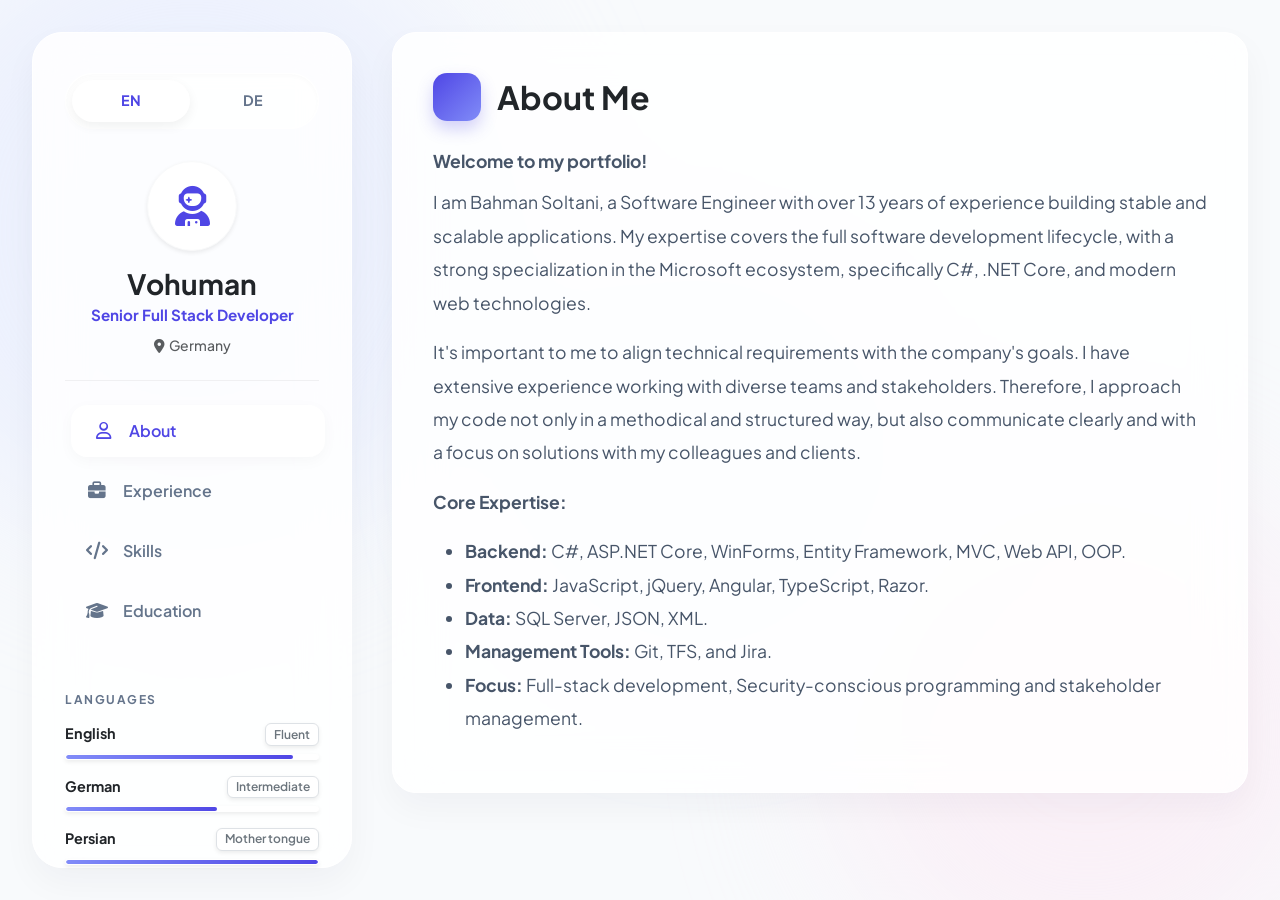
<file: bahman.html>
<!DOCTYPE html>

<html lang="en">

<head>

<meta charset="UTF-8">

<meta name="viewport" content="width=device-width, initial-scale=1.0">

<title>Professional Profile</title>


<!-- Premium Fonts: Plus Jakarta Sans -->

<link rel="preconnect" href="https://fonts.googleapis.com">

<link rel="preconnect" href="https://fonts.gstatic.com" crossorigin>

<link href="https://fonts.googleapis.com/css2?family=Plus+Jakarta+Sans:wght@300;400;500;600;700;800&display=swap" rel="stylesheet">


<!-- Bootstrap 5 CSS -->

<link href="https://cdn.jsdelivr.net/npm/bootstrap@5.3.2/dist/css/bootstrap.min.css" rel="stylesheet">


<!-- FontAwesome -->

<link rel="stylesheet" href="https://cdnjs.cloudflare.com/ajax/libs/font-awesome/6.4.2/css/all.min.css">


<style>

/* --- Core Variables & Aesthetics --- */

:root {

--primary-color: #4f46e5; /* Indigo */

--primary-light: #e0e7ff;

--secondary-color: #0f172a; /* Slate 900 */

--text-muted: #64748b;

--glass-bg: rgba(255, 255, 255, 0.85); /* Highly readable glass */

--glass-border: rgba(255, 255, 255, 1);

--glass-shadow: 0 15px 35px rgba(15, 23, 42, 0.04);

}



body {

font-family: 'Plus Jakarta Sans', sans-serif;

background-color: #f8fafc;

color: var(--secondary-color);

min-height: 100vh;

overflow-x: hidden;

position: relative;

}



/* --- Ambient Animated Background Orbs --- */

.bg-orbs {

position: fixed;

top: 0; left: 0; width: 100vw; height: 100vh;

z-index: -1;

overflow: hidden;

background: #f8fafc;

}

.orb {

position: absolute;

border-radius: 50%;

filter: blur(80px);

opacity: 0.5;

animation: float 20s infinite ease-in-out alternate;

}

.orb-1 { width: 50vw; height: 50vw; background: #e0e7ff; top: -10%; left: -10%; }

.orb-2 { width: 40vw; height: 40vw; background: #fce7f3; bottom: -10%; right: -5%; animation-delay: -5s; }

.orb-3 { width: 30vw; height: 30vw; background: #dbeafe; top: 30%; left: 40%; animation-delay: -10s; opacity: 0.4; }


@keyframes float {

0% { transform: translate(0, 0) scale(1); }

50% { transform: translate(30px, -50px) scale(1.1); }

100% { transform: translate(-40px, 20px) scale(0.9); }

}



/* --- Floating Layout --- */

.app-container {

max-width: 1400px;

margin: 0 auto;

padding: 2rem;

display: flex;

gap: 2.5rem;

position: relative;

z-index: 1;

}



/* --- Glass Sidebar --- */

.glass-sidebar {

width: 320px;

flex-shrink: 0;

background: var(--glass-bg);

backdrop-filter: blur(24px);

-webkit-backdrop-filter: blur(24px);

border: 1px solid var(--glass-border);

border-radius: 30px;

box-shadow: var(--glass-shadow);

padding: 2.5rem 2rem;

height: calc(100vh - 4rem);

position: sticky;

top: 2rem;

display: flex;

flex-direction: column;

transition: transform 0.4s cubic-bezier(0.165, 0.84, 0.44, 1);

}



.main-content {

flex-grow: 1;

min-width: 0;

padding-bottom: 2rem;

}



/* --- Premium Cards --- */

.premium-card {

background: var(--glass-bg);

backdrop-filter: blur(24px);

-webkit-backdrop-filter: blur(24px);

border: 1px solid var(--glass-border);

border-radius: 24px;

box-shadow: var(--glass-shadow);

padding: 2.5rem;

transition: all 0.4s cubic-bezier(0.165, 0.84, 0.44, 1);

}



.premium-card:hover {

transform: translateY(-5px);

box-shadow: 0 20px 40px rgba(15, 23, 42, 0.08);

background: #ffffff;

}



/* --- Icon Boxes --- */

.icon-box {

width: 48px; height: 48px;

border-radius: 14px;

display: inline-flex;

align-items: center;

justify-content: center;

font-size: 1.25rem;

background: linear-gradient(135deg, var(--primary-color), #818cf8);

color: white;

box-shadow: 0 8px 16px rgba(79, 70, 229, 0.25);

}


.icon-box.secondary {

background: linear-gradient(135deg, #f59e0b, #fbbf24);

box-shadow: 0 8px 16px rgba(245, 158, 11, 0.25);

}


.icon-box.tertiary {

background: linear-gradient(135deg, #10b981, #34d399);

box-shadow: 0 8px 16px rgba(16, 185, 129, 0.25);

}



/* --- Navigation Styles --- */

.nav-link {

color: var(--text-muted);

border-radius: 16px;

margin-bottom: 0.5rem;

transition: all 0.3s ease;

font-weight: 600;

display: flex;

align-items: center;

gap: 14px;

padding: 14px 20px;

}



.nav-link:hover, .nav-link.active {

background: white;

color: var(--primary-color);

box-shadow: 0 4px 15px rgba(0,0,0,0.03);

transform: translateX(6px);

}



.nav-link i {

font-size: 1.1rem;

width: 24px;

text-align: center;

}



/* --- Clickable Certificates & Uni Links --- */

.interactive-card {

background: rgba(255, 255, 255, 0.6);

border: 1px solid rgba(255, 255, 255, 1);

border-radius: 16px;

transition: all 0.3s ease;

display: block;

text-decoration: none !important;

color: inherit;

}


a.interactive-card:hover {

background: white;

transform: translateY(-3px);

box-shadow: 0 10px 25px rgba(0,0,0,0.06);

border-color: var(--primary-light);

}



.link-indicator {

opacity: 0;

transform: translateX(-10px);

transition: all 0.3s ease;

}


a.interactive-card:hover .link-indicator {

opacity: 1;

transform: translateX(0);

}



/* --- Modern Timeline --- */

.modern-timeline {

position: relative;

padding-left: 2.5rem;

margin-left: 1rem;

}


.modern-timeline::before {

content: '';

position: absolute;

left: 0; top: 10px; bottom: 0;

width: 2px;

background: repeating-linear-gradient(to bottom, var(--primary-light) 0, var(--primary-light) 6px, transparent 6px, transparent 12px);

}



.timeline-item {

position: relative;

margin-bottom: 3rem;

}


.timeline-item:last-child { margin-bottom: 0; }


.timeline-item::before {

content: '';

position: absolute;

left: -2.85rem; top: 0.5rem;

width: 14px; height: 14px;

background: white;

border: 3px solid var(--primary-color);

border-radius: 50%;

box-shadow: 0 0 0 4px var(--primary-light);

z-index: 2;

}


.timeline-item.first::before {

background: var(--primary-color);

box-shadow: 0 0 0 4px rgba(79, 70, 229, 0.2);

}



/* --- Segmented Language Switcher --- */

.lang-switcher {

background: rgba(255,255,255,0.7);

border: 1px solid rgba(255,255,255,1);

border-radius: 40px;

padding: 6px;

display: flex;

gap: 4px;

margin-bottom: 2rem;

box-shadow: inset 0 2px 5px rgba(0,0,0,0.02);

}

.lang-btn {

flex: 1;

border: none;

background: transparent;

padding: 10px 15px;

border-radius: 30px;

font-size: 0.9rem;

font-weight: 700;

color: var(--text-muted);

transition: all 0.3s;

}

.lang-btn.active {

background: white;

color: var(--primary-color);

box-shadow: 0 4px 12px rgba(0,0,0,0.06);

}



/* --- Skill Badges --- */

.skill-badge {

background: white;

border: 1px solid var(--primary-light);

color: var(--secondary-color);

font-weight: 600;

padding: 8px 16px;

border-radius: 20px;

font-size: 0.85rem;

box-shadow: 0 2px 6px rgba(0,0,0,0.02);

transition: all 0.2s;

}

.skill-badge:hover {

border-color: var(--primary-color);

color: var(--primary-color);

transform: translateY(-2px);

}



/* --- Animations --- */

.fadein {

animation: fadeUp 0.7s cubic-bezier(0.165, 0.84, 0.44, 1) forwards;

}


@keyframes fadeUp {

0% { opacity: 0; transform: translateY(30px); }

100% { opacity: 1; transform: translateY(0); }

}



/* --- Loading Screen --- */

#loading {

position: fixed;

top: 0; left: 0; width: 100%; height: 100%;

background: rgba(248, 250, 252, 0.9);

backdrop-filter: blur(12px);

z-index: 9999;

display: flex;

justify-content: center;

align-items: center;

flex-direction: column;

}

.loader {

width: 50px; height: 50px;

border: 4px solid var(--primary-light);

border-bottom-color: var(--primary-color);

border-radius: 50%;

animation: rotation 1s linear infinite;

}

@keyframes rotation { 0% { transform: rotate(0deg); } 100% { transform: rotate(360deg); } }



/* --- Mobile Overlay (Hidden strictly on desktop) --- */

.sidebar-overlay {

display: none;

position: fixed;

top: 0; left: 0; right: 0; bottom: 0;

background: rgba(0,0,0,0.3);

backdrop-filter: blur(5px);

z-index: 998;

}



/* --- Mobile Responsiveness --- */

.mobile-toggle {

display: none;

position: fixed;

bottom: 20px;

right: 20px;

z-index: 1000;

background: var(--primary-color);

color: white;

border: none;

width: 60px;

height: 60px;

border-radius: 50%;

box-shadow: 0 10px 20px rgba(79, 70, 229, 0.4);

font-size: 1.5rem;

transition: 0.3s;

}



@media (max-width: 992px) {

.app-container {

flex-direction: column;

padding: 1rem;

}

.glass-sidebar {

position: fixed;

top: 0; left: 0;

width: 300px;

height: 100vh;

border-radius: 0;

transform: translateX(-110%);

z-index: 999;

}

.glass-sidebar.sidebar-open {

transform: translateX(0);

}

.main-content {

padding-bottom: 6rem;

}

.mobile-toggle {

display: flex;

align-items: center;

justify-content: center;

}

.sidebar-overlay.show {

display: block;

}

}

</style>

</head>

<body>



<!-- Ambient Background -->

<div class="bg-orbs">

<div class="orb orb-1"></div>

<div class="orb orb-2"></div>

<div class="orb orb-3"></div>

</div>



<!-- Loading Screen -->

<div id="loading">

<span class="loader"></span>

</div>



<!-- Mobile Overlay -->

<div class="sidebar-overlay" id="mobile-overlay" onclick="toggleSidebarMenu()"></div>



<!-- Mobile Menu Toggle -->

<button class="mobile-toggle" onclick="toggleSidebarMenu()">

<i class="fa-solid fa-bars"></i>

</button>



<div class="app-container">

<!-- Sidebar / Navigation -->

<aside class="glass-sidebar" id="sidebar">

<!-- Language Switcher -->

<div class="lang-switcher">

<button id="btn-en" class="lang-btn active" onclick="setLanguage('en')">EN</button>

<button id="btn-de" class="lang-btn" onclick="setLanguage('de')">DE</button>

</div>



<!-- Profile Header -->

<div class="text-center mb-4 pb-4 border-bottom" style="border-color: rgba(0,0,0,0.05) !important;">

<div class="bg-white rounded-circle d-inline-flex align-items-center justify-content-center mb-3 shadow-sm border border-light" style="width: 90px; height: 90px; font-size: 2.5rem; color: var(--primary-color);">

<i class="fa-solid fa-user-astronaut"></i>

</div>

<h3 class="fw-bolder text-dark mb-1">Vohuman</h3>

<p class="fw-bold mb-2" style="color: var(--primary-color); font-size: 0.95rem;" id="title">Senior Full Stack Developer</p>

<div class="d-flex justify-content-center gap-2 text-muted small fw-medium">

<span><i class="fa-solid fa-location-dot me-1"></i><span id="germany">Germany</span></span>

</div>

</div>



<!-- Navigation Links -->

<ul id="nav-links" class="list-unstyled mb-5">

<!-- Injected by JS -->

</ul>



<!-- Language Skills -->

<div class="mt-auto">

<h6 class="fw-bold text-uppercase mb-3" style="font-size: 0.75rem; letter-spacing: 1.5px; color: var(--text-muted);" id="lang">Languages</h6>

<div id="langbar">

<!-- Injected by JS -->

</div>

</div>

</aside>



<!-- Main Content Area -->

<div class="main-content">

<main class="intro">

<!-- Content gets injected by JS immediately after loading -->

</main>

</div>

</div>



<!-- Scripts -->

<script src="https://code.jquery.com/jquery-3.7.1.min.js"></script>

<script src="https://cdn.jsdelivr.net/npm/bootstrap@5.3.2/dist/js/bootstrap.bundle.min.js"></script>


<script>

// --- Mobile Sidebar Controls ---

function toggleSidebarMenu() {

$('#sidebar').toggleClass('sidebar-open');

$('#mobile-overlay').toggleClass('show');

}



function closeSidebarOnMobile() {

if (window.innerWidth <= 992) {

$('#sidebar').removeClass('sidebar-open');

$('#mobile-overlay').removeClass('show');

}

}



// --- Core Application Logic ---

let currentLang = 'en';

let changelanges = false;

let resumeData = null;



const i18n = {

en: {

headers: {

intro: "About Me",

languages: "Languages",

skills: "Technical Expertise",

experience: "Experience",

education: "Education & Certifications",

certificates: "Certificates",

universities: "Universities"

},

labels: { present: "Present" },

nav: {

home: "Profile", intro: "About", history: "Experience",

skills: "Skills", education: "Education"

},

categories: {

backend: "Backend", frontend: "Frontend", database: "Database",

sourceControl: "DevOps & Tools", projectManagement: "Management", general: "General"

}

},

de: {

headers: {

intro: "Über Mich",

languages: "Sprachkenntnisse",

skills: "Technische Expertise",

experience: "Berufserfahrung",

education: "Ausbildung & Zertifikate",

certificates: "Zertifikate",

universities: "Universitäten"

},

labels: { present: "Aktuell" },

nav: {

home: "Profil", intro: "Über mich", history: "Erfahrung",

skills: "Fähigkeiten", education: "Ausbildung"

},

categories: {

backend: "Backend", frontend: "Frontend", database: "Datenbank",

sourceControl: "DevOps & Tools", projectManagement: "Management", general: "Allgemein"

}

}

};



// Ensures data is successfully downloaded BEFORE attempting to build HTML

function fetchResumeDataAndInit() {

$('#loading').show();


$.ajax({

url: 'https://vohuman.github.io/site/resume.json',

method: 'GET',

success: function (data) {

resumeData = data;

// Trigger the UI rendering process now that data is secured

setLanguage(currentLang);

$('#loading').fadeOut(600);

},

error: function (jqxhr, textStatus, error) {

console.error("Failed to load resume JSON:", error);

$('#loading').fadeOut(600);

}

});

}



function translate(key, subkey) {

return i18n[currentLang][key][subkey];

}



function setLanguage(lang) {

currentLang = lang;

changelanges = true;



// Wait until data is loaded before running UI updates

if (!resumeData) return;



// Active button states

$('.lang-btn').removeClass('active');

$(`#btn-${lang}`).addClass('active');



// Render permanent sidebar/hero areas

renderAll();



// Render active main content pane (Defaults to intro)

if ($('main').hasClass('history')) {

loadhistory();

} else if ($('main').hasClass('skills')) {

loadskills();

} else if ($('main').hasClass('education')) {

loadedu();

} else {

loadintro();

}

}



function renderHero() {

if (!resumeData) return;

let langs = resumeData[currentLang].languages;

var langdiv = '';



$.each(langs, function (index, l) {

langdiv += `

<div class="mb-3">

<div class="d-flex justify-content-between mb-2">

<span class="fw-bold text-dark" style="font-size: 0.9rem;">${l.language}</span>

<span class="badge bg-white text-secondary shadow-sm border" style="font-weight: 600;">${l.fluency}</span>

</div>

<div class="progress bg-white shadow-sm border border-white" style="height: 6px; border-radius: 10px;">

<div class="progress-bar rounded-pill" role="progressbar" style="width: ${l.percent}%; background: linear-gradient(90deg, #818cf8, var(--primary-color));"></div>

</div>

</div>`;

});



$('#langbar').empty().append(langdiv);



if (currentLang === 'en') {

$('#germany').html('Germany');

$('#title').html('Senior Full Stack Developer');

} else {

$('#germany').html('Deutschland');

$('#title').html('Senior Full Stack Entwickler');

}



$('#lang').html(i18n[currentLang].headers.languages);

}



function loadintro() {

if (!resumeData) return;



var fade = !changelanges ? 'fadein' : '';

var html = `

<section class="${fade}">

<div class="premium-card">

<div class="d-flex align-items-center gap-3 mb-4">

<div class="icon-box">

<i class="fa-solid fa-sparkles"></i>

</div>

<h2 class="fw-bolder text-dark mb-0">${i18n[currentLang].headers.intro}</h2>

</div>

<div style="line-height: 1.9; font-size: 1.1rem; color: #475569;">

<p class="mb-0 fw-medium">${resumeData[currentLang].introduction}</p>

</div>

</div>

</section>`;



$('main').empty().append(html).removeClass('history skills education').addClass('intro');


$('a.navlinkcustom').removeClass('active');

$('.about').addClass('active');



changelanges = false;

closeSidebarOnMobile();

}



function loadhistory() {

if (!resumeData) return;



var fade = !changelanges ? 'fadein' : '';

var html = `

<section class="${fade}">

<div class="d-flex align-items-center gap-3 mb-5">

<div class="icon-box secondary">

<i class="fa-solid fa-briefcase"></i>

</div>

<h2 class="fw-bolder text-dark mb-0">${i18n[currentLang].headers.experience}</h2>

</div>

<div class="modern-timeline">`;



var history = resumeData[currentLang].employmentHistory;



$.each(history, function (index, h) {

let isFirst = index == 0 ? "first" : "";


html += `

<div class="timeline-item ${isFirst}">

<div class="premium-card p-4">

<div class="d-flex flex-column flex-lg-row justify-content-between align-items-start gap-3 mb-4">

<div>

<h4 class="fw-bolder text-dark mb-2">${h.role}</h4>

<div class="d-flex flex-wrap align-items-center gap-2 small fw-semibold" style="color: var(--text-muted);">

<a href="${h.link || '#'}" target="_blank" class="text-decoration-none d-inline-flex align-items-center gap-1" style="color: var(--primary-color);">

<i class="fa-regular fa-building"></i> ${h.company}

</a>

<span class="opacity-50">•</span>

<span><i class="fa-solid fa-location-dot me-1"></i>${h.location}</span>

</div>

</div>

<span class="badge bg-white text-dark shadow-sm border px-3 py-2 rounded-pill fw-bold" style="font-size: 0.85rem;">

${h.startDate} — ${h.endDate}

</span>

</div>



<ul class="list-unstyled d-flex flex-column gap-3 mb-4">`;



$.each(h.responsibilities, function (i, r) {

html += `

<li class="d-flex gap-3 align-items-start">

<i class="fa-solid fa-check mt-1" style="color: var(--primary-color); font-size: 0.85rem;"></i>

<span style="line-height: 1.7; color: #475569;">${r}</span>

</li>`;

});



html += `</ul>

<div class="pt-3" style="border-top: 1px dashed rgba(0,0,0,0.1);">

<div class="d-flex flex-wrap gap-2 mt-2">`;



$.each(h.techStack, function (j, t) {

html += `<span class="skill-badge">${t}</span>`;

})



html += `</div>

</div>

</div>

</div>`

});



html += '</div></section>';



$('main').empty().append(html).removeClass('intro skills education').addClass('history');


$('a.navlinkcustom').removeClass('active');

$('.ex').addClass('active');



changelanges = false;

closeSidebarOnMobile();

}



function loadskills() {

if (!resumeData) return;



const skills = resumeData[currentLang].technicalSkills;

const config = {

backend: { color: "#4f46e5", icon: "fa-solid fa-server" },

frontend: { color: "#ec4899", icon: "fa-solid fa-desktop" },

database: { color: "#10b981", icon: "fa-solid fa-database" },

sourceControl: { color: "#f59e0b", icon: "fa-solid fa-code-branch" },

projectManagement: { color: "#6366f1", icon: "fa-solid fa-list-check" },

general: { color: "#64748b", icon: "fa-solid fa-gears" }

};



var fade = !changelanges ? 'fadein' : '';

var html = `

<section class="${fade}">

<div class="d-flex align-items-center gap-3 mb-5">

<div class="icon-box" style="background: linear-gradient(135deg, #ec4899, #f43f5e); box-shadow: 0 8px 16px rgba(236, 72, 153, 0.25);">

<i class="fa-solid fa-code"></i>

</div>

<h2 class="fw-bolder text-dark mb-0">${translate('headers', 'skills')}</h2>

</div>


<div class="row g-4">`;



$.each(config, function (key, conf) {

const label = i18n[currentLang].categories[key] || key;



html += `

<div class="col-md-6">

<div class="premium-card h-100 p-4">

<div class="d-flex align-items-center gap-3 mb-4">

<div class="d-flex align-items-center justify-content-center rounded-3" style="width: 40px; height: 40px; background: ${conf.color}15; color: ${conf.color}; font-size: 1.1rem;">

<i class="${conf.icon}"></i>

</div>

<h5 class="fw-bold text-dark text-capitalize mb-0">${label}</h5>

</div>

<div class="d-flex flex-wrap gap-2">`;


$.each(skills[key], function (index, skill) {

html += `<span class="skill-badge">${skill}</span>`;

});



html += `</div></div></div>`;

});



html += `</div></section>`;



$('main').empty().append(html).removeClass('intro history education').addClass('skills');


$('a.navlinkcustom').removeClass('active');

$('.skill').addClass('active');



changelanges = false;

closeSidebarOnMobile();

}



function loadedu() {

if (!resumeData) return;



var edu = resumeData[currentLang].education;

var cer = resumeData[currentLang].certificates;



var fade = !changelanges ? 'fadein' : '';

var html = `

<section class="${fade}">

<div class="d-flex align-items-center gap-3 mb-5">

<div class="icon-box tertiary">

<i class="fa-solid fa-graduation-cap"></i>

</div>

<h2 class="fw-bolder text-dark mb-0">${translate('headers', 'education')}</h2>

</div>


<div class="row g-4">

<!-- Universities -->

<div class="col-lg-6">

<div class="premium-card h-100 p-4">

<div class="d-flex align-items-center gap-3 mb-4 pb-3" style="border-bottom: 1px dashed rgba(0,0,0,0.1);">

<div class="icon-box" style="width: 36px; height: 36px; font-size: 1rem; border-radius: 10px;">

<i class="fa-solid fa-university"></i>

</div>

<h5 class="fw-bolder text-dark mb-0">${i18n[currentLang].headers.universities}</h5>

</div>

<div class="d-flex flex-column gap-4">`;



$.each(edu, function (index, e) {

// Highly visible interactive link for University

let tagStart = e.link ? `<a href="${e.link}" target="_blank" class="interactive-card p-3">` : `<div class="interactive-card p-3" style="pointer-events: none;">`;

let tagEnd = e.link ? `</a>` : `</div>`;

let iconHtml = e.link ? `<i class="fa-solid fa-arrow-up-right-from-square text-primary ms-2 link-indicator"></i>` : ``;



html += `

${tagStart}

<h6 class="text-dark fw-bold mb-1 d-flex align-items-center">

${e.degree} ${iconHtml}

</h6>

<p class="fw-semibold mb-2" style="color: var(--primary-color);">

${e.institution}

</p>

<div class="d-flex align-items-center gap-2 small fw-medium text-muted">

<span><i class="fa-solid fa-location-dot me-1"></i>${e.location}</span>

<span class="opacity-50">•</span>

<span>${e.startDate} - ${e.endDate}</span>

</div>

${tagEnd}`;

});



html += `</div></div></div>`;



// Certificates

html += `

<div class="col-lg-6">

<div class="premium-card h-100 p-4">

<div class="d-flex align-items-center gap-3 mb-4 pb-3" style="border-bottom: 1px dashed rgba(0,0,0,0.1);">

<div class="icon-box secondary" style="width: 36px; height: 36px; font-size: 1rem; border-radius: 10px;">

<i class="fa-solid fa-certificate"></i>

</div>

<h5 class="fw-bolder text-dark mb-0">${i18n[currentLang].headers.certificates}</h5>

</div>

<div class="d-flex flex-column gap-3">`;



$.each(cer, function (index, c) {

// Highly visible interactive link for Certificates

let tagStart = c.link ? `<a href="${c.link}" target="_blank" class="interactive-card p-3 d-flex align-items-center gap-3">` : `<div class="interactive-card p-3 d-flex align-items-center gap-3" style="pointer-events: none;">`;

let tagEnd = c.link ? `</a>` : `</div>`;

let iconHtml = c.link ? `<i class="fa-solid fa-arrow-up-right-from-square text-primary link-indicator ms-auto"></i>` : ``;



html += `

${tagStart}

<div class="bg-white rounded-circle d-flex align-items-center justify-content-center shadow-sm border" style="width: 42px; height: 42px; color: #f59e0b; flex-shrink: 0;">

<i class="fa-solid fa-trophy"></i>

</div>

<div>

<h6 class="mb-1 fw-bold text-dark">

${c.title}

</h6>

<div class="d-flex align-items-center gap-2 small fw-medium text-muted">

<span>${c.issuer}</span>

<span class="opacity-50">•</span>

<span>${c.date}</span>

</div>

</div>

${iconHtml}

${tagEnd}`;

});



html += `</div></div></div></div></section>`;



$('main').empty().append(html).removeClass('history skills intro').addClass('education');


$('a.navlinkcustom').removeClass('active');

$('.education').addClass('active');



changelanges = false;

closeSidebarOnMobile();

}



function renderAll() {

renderHero();

rendersidemenu();

}



function rendersidemenu() {

var d = `

<li class="mb-1">

<a href="#" onclick="loadintro()" class="nav-link navlinkcustom about">

<i class="fa-regular fa-user"></i>

<span id="about">${i18n[currentLang].nav.intro}</span>

</a>

</li>

<li class="mb-1">

<a href="#" onclick="loadhistory()" class="nav-link navlinkcustom ex">

<i class="fa-solid fa-briefcase"></i>

<span id="ex">${i18n[currentLang].nav.history}</span>

</a>

</li>

<li class="mb-1">

<a href="#" onclick="loadskills()" class="nav-link navlinkcustom skill">

<i class="fa-solid fa-code"></i>

<span id="skill">${i18n[currentLang].nav.skills}</span>

</a>

</li>

<li class="mb-1">

<a href="#" onclick="loadedu()" class="nav-link navlinkcustom education">

<i class="fa-solid fa-graduation-cap"></i>

<span id="edu">${i18n[currentLang].nav.education}</span>

</a>

</li>`;



$('#nav-links').empty().append(d);


$('a.navlinkcustom').removeClass('active');

if ($('main').hasClass('intro')) $('.about').addClass('active');

else if ($('main').hasClass('history')) $('.ex').addClass('active');

else if ($('main').hasClass('skills')) $('.skill').addClass('active');

else if ($('main').hasClass('education')) $('.education').addClass('active');

}



// --- Initialization ---

$(document).ready(function() {

// Kickoff async request -> forces data requirement before painting the DOM

fetchResumeDataAndInit();

});



</script>

</body>

</html>
</file>
